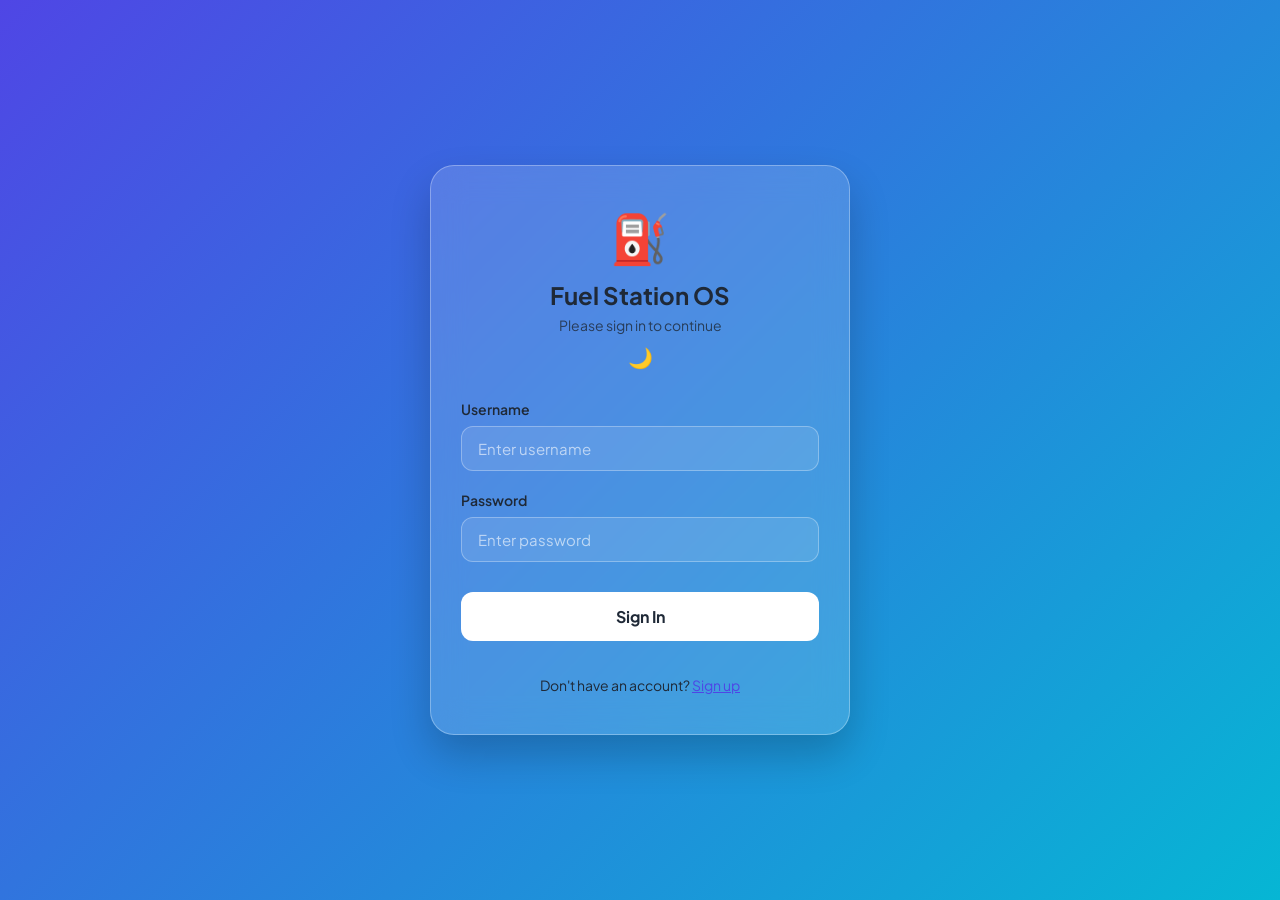
<file: login.html>
<!DOCTYPE html>
<html lang="en" data-theme="light">
<head>
    <meta charset="UTF-8">
    <meta name="viewport" content="width=device-width, initial-scale=1.0">
    <title>Login - FuelManager Pro</title>
    
    <!-- Google Fonts -->
    <link href="https://fonts.googleapis.com/css2?family=Plus+Jakarta+Sans:wght@400;500;600;700&display=swap" rel="stylesheet">
    
    <!-- CSS Files -->
    <link rel="stylesheet" href="css/app.css">
    <link rel="stylesheet" href="css/auth.css">
</head>
<body class="login-body">

    <!-- JavaScript မှ Login Screen ကို ဤ Body ထဲသို့ အလိုအလျောက် ထည့်သွင်းပေးပါမည် -->

    <!-- Auth Logic & Redirect -->
    <script type="module">
        import { renderLoginScreen } from './js/auth.js';
        
        renderLoginScreen(() => {
            console.log("Login Successful! Redirecting to index.html...");
            // Login အောင်မြင်ပါက index.html သို့ တိုက်ရိုက်သွားမည်
            window.location.href = 'index.html'; 
        });
    </script>

</body>
</html>
</file>
<file: css/app.css>
/* css/app.css */

/* === CSS Variables (Design Tokens) === */
:root {
    --primary: #4f46e5;
    --primary-hover: #4338ca;
    --bg-body: linear-gradient(135deg, #e0e7ff 0%, #f3e8ff 100%);
    --text-main: #1f2937;
    --text-muted: #6b7280;
    
    /* Glassmorphism Variables */
    --glass-bg: rgba(255, 255, 255, 0.6);
    --glass-border: rgba(255, 255, 255, 0.3);
    --glass-shadow: 0 8px 32px 0 rgba(31, 38, 135, 0.1);
    
    --input-bg: rgba(255, 255, 255, 0.8);
    --input-border: #1f2937;
    --error-bg: #fee2e2;
    --error-text: #dc2626;
}

/* Dark Mode Variables */
[data-theme="dark"] {
    --primary: #6366f1;
    --primary-hover: #818cf8;
    --bg-body: linear-gradient(135deg, #0f172a 0%, #1e1b4b 100%);
    --text-main: #f3f4f6;
    --text-muted: #9ca3af;
    
    --glass-bg: rgba(17, 24, 39, 0.7);
    --glass-border: rgba(255, 255, 255, 0.08);
    --glass-shadow: 0 8px 32px 0 rgba(0, 0, 0, 0.4);
    
    --input-bg: rgba(31, 41, 55, 0.8);
    --input-border: #4b5563;
    --error-bg: rgba(220, 38, 38, 0.2);
    --error-text: #fca5a5;
}

/* === Reset & Base === */
* {
    margin: 0;
    padding: 0;
    box-sizing: border-box;
    font-family: 'Plus Jakarta Sans', system-ui, sans-serif;
    color: var(--text-main);
}

body.login-body {
    min-height: 100vh;
    display: flex;
    align-items: center;
    justify-content: center;
    background: var(--bg-body);
    color: var(--text-main);
    transition: background 0.3s ease, color 0.3s ease;
}

/* === Theme Toggle Button === */
.theme-btn {
    position: absolute;
    top: 20px;
    right: 20px;
    background: var(--glass-bg);
    border: 1px solid var(--glass-border);
    border-radius: 50%;
    width: 45px;
    height: 45px;
    font-size: 20px;
    cursor: pointer;
    -webkit-backdrop-filter: blur(10px);
    backdrop-filter: blur(10px);
    box-shadow: var(--glass-shadow);
    transition: transform 0.2s;
}
.theme-btn:hover { transform: scale(1.1); }

/* === Glassmorphism Panel === */
.glass-panel {
    background: var(--glass-bg);
    -webkit-backdrop-filter: blur(16px);
    backdrop-filter: blur(16px);
    border: 1px solid var(--glass-border);
    border-radius: 20px;
    box-shadow: var(--glass-shadow);
}

/* === Login Card Styles === */
.login-wrapper {
    width: 100%;
    max-width: 420px;
    padding: 20px;
}
.login-card {
    padding: 40px 30px;
}
.login-header {
    text-align: center;
    margin-bottom: 30px;
}
.logo-circle {
    font-size: 40px;
    margin-bottom: 15px;
}
.login-header h2 {
    font-size: 24px;
    font-weight: 700;
    margin-bottom: 8px;
}
.login-header p {
    color: var(--text-muted);
    font-size: 14px;
}

/* Forms & Inputs */
.input-group {
    margin-bottom: 20px;
}
.input-group label {
    display: block;
    margin-bottom: 8px;
    font-size: 14px;
    font-weight: 500;
}
.input-group input {
    width: 100%;
    padding: 12px 15px;
    border-radius: 10px;
    border: 1px solid var(--input-border);
    background: var(--input-bg);
    color: var(--text-main);
    font-size: 15px;
    outline: none;
    transition: all 0.3s ease;
}
.input-group input:focus {
    border-color: var(--primary);
    box-shadow: 0 0 0 3px rgba(79, 70, 229, 0.2);
}

/* Actions (Remember me & Forgot pass) */
.form-actions {
    display: flex;
    justify-content: space-between;
    align-items: center;
    margin-bottom: 24px;
    font-size: 13.5px;
}
.remember-me {
    display: flex;
    align-items: center;
    gap: 8px;
    cursor: pointer;
    color: var(--text-muted);
}
.forgot-password {
    color: var(--primary);
    text-decoration: none;
    font-weight: 500;
}
.forgot-password:hover { text-decoration: underline; }

/* Buttons */
.btn-primary {
    width: 100%;
    padding: 14px;
    border-radius: 10px;
    border: none;
    background: var(--primary);
    color: white;
    font-size: 16px;
    font-weight: 600;
    cursor: pointer;
    display: flex;
    justify-content: center;
    align-items: center;
    transition: background 0.3s, transform 0.1s;
}
.btn-primary:hover { background: var(--primary-hover); }
.btn-primary:active { transform: scale(0.98); }
.btn-primary:disabled { opacity: 0.7; cursor: not-allowed; }

/* Loader Animation */
.loader {
    width: 20px;
    height: 20px;
    border: 3px solid rgba(255, 255, 255, 0.3);
    border-top-color: white;
    border-radius: 50%;
    animation: spin 1s infinite linear;
}
@keyframes spin { 100% { transform: rotate(360deg); } }

/* Error Message */
.error-toast {
    background: var(--error-bg);
    color: var(--error-text);
    padding: 10px;
    border-radius: 8px;
    text-align: center;
    font-size: 14px;
    margin-bottom: 20px;
    border: 1px solid rgba(220, 38, 38, 0.3);
}

/* === User Profile & Circle Avatar === */
.user-profile {
    display: flex;
    align-items: center;
    gap: 8px;
    background: var(--glass-bg);
    border: 1px solid var(--glass-border);
    padding: 4px 12px 4px 4px;
    border-radius: 30px;
    -webkit-backdrop-filter: blur(10px);
    backdrop-filter: blur(10px);
}

/* စာလုံး အဝိုင်းပုံစံ (Circle Avatar) */
.avatar-circle {
    width: 35px;
    height: 35px;
    background-color: var(--primary); /* App ရဲ့ Theme အရောင်အတိုင်း ပေါ်မည် */
    color: #ffffff;
    border-radius: 50%;               /* အဝိုင်းပုံစံ ပြုလုပ်ခြင်း */
    display: flex;
    align-items: center;
    justify-content: center;
    font-weight: 700;
    font-size: 14px;
    text-transform: uppercase;
}

#user-name {
    font-weight: 600;
    color: var(--text-main);
    font-size: 14px;
}

/* Sidebar Logo */
.sidebar-logo-img {
    height: 100px;
    width: auto;
    object-fit: contain;
}

/* Hidden Voucher Card Container */
#voucher-card-container {
    position: fixed;
    left: 0;
    top: 0;
    opacity: 0;
    pointer-events: none;
    z-index: -9999;
}

#voucher-card {
    width: 360px;
    padding: 24px;
    background: #ffffff;
    border: 1.5px solid #e2e8f0;
    border-radius: 16px;
    font-family: 'Pyidaungsu', 'Noto Sans Myanmar', sans-serif;
    color: #1e293b;
    box-shadow: 0 10px 25px -5px rgba(0, 0, 0, 0.05);
}

.vc-header {
    text-align: center;
    border-bottom: 2px dashed #e2e8f0;
    padding-bottom: 14px;
    margin-bottom: 16px;
}

.vc-logo-box {
    display: flex;
    justify-content: center;
    align-items: center;
    margin-bottom: 8px;
}

#vc-logo {
    height: 80px;
    width: auto;
    object-fit: contain;
}

.vc-title {
    margin: 0 0 4px 0;
    color: #1e40af;
    font-size: 18px;
    font-weight: 700;
    letter-spacing: -0.2px;
}

#vc-id {
    font-weight: 600;
    font-size: 12px;
    color: #64748b;
    background: #f1f5f9;
    padding: 2px 8px;
    border-radius: 12px;
    display: inline-block;
}

.vc-body {
    font-size: 13.5px;
    display: flex;
    flex-direction: column;
    gap: 10px;
}

.vc-row {
    display: flex;
    justify-content: space-between;
    align-items: center;
}

.vc-row-top {
    display: flex;
    justify-content: space-between;
    align-items: flex-start;
}

.vc-label {
    color: #475569;
    display: flex;
    align-items: center;
    gap: 6px;
    white-space: nowrap;
}

.vc-label-flex {
    color: #475569;
    display: flex;
    align-items: center;
    gap: 6px;
}

.vc-value {
    text-align: right;
    font-weight: 600;
    color: #0f172a;
    white-space: nowrap;
}

#vc-dept {
    text-align: right;
    max-width: 200px;
    font-weight: 500;
    overflow-wrap: anywhere;
    color: #0f172a;
}

.vc-itinerary-box {
    display: flex;
    flex-direction: column;
    gap: 4px;
    border-top: 1px dashed #f1f5f9;
    border-bottom: 1px dashed #f1f5f9;
    padding: 8px 0;
}

#vc-itineraries {
    text-align: left;
    overflow-wrap: anywhere;
    line-height: 1.7;
    font-weight: 500;
    color: #0f172a;
    margin-top: 2px;
}

#vc-liter {
    text-align: right;
    color: #2563eb;
    font-weight: 700;
    font-size: 15px;
    white-space: nowrap;
}

#vc-date {
    text-align: right;
    font-weight: 500;
    color: #64748b;
    white-space: nowrap;
}

#vc-photo-box {
    margin-top: 16px;
    text-align: center;
    display: none;
    border-top: 1px solid #f1f5f9;
    padding-top: 12px;
}

.vc-photo-title {
    font-size: 12px;
    font-weight: 600;
    margin-bottom: 8px;
    color: #64748b;
    display: flex;
    align-items: center;
    justify-content: center;
    gap: 4px;
}

#vc-img {
    width: 100%;
    max-height: 220px;
    border-radius: 10px;
    border: 1px solid #e2e8f0;
    object-fit: cover;
}
</file>
<file: css/auth.css>
/* css/auth.css */

.auth-wrapper {
    position: fixed;
    top: 0;
    left: 0;
    width: 100vw;
    height: 100vh;
    display: flex;
    align-items: center;
    justify-content: center;
    background: linear-gradient(135deg, #4f46e5 0%, #06b6d4 100%);
    z-index: 9999;
    padding: 20px;
}

.auth-card {
    width: 100%;
    max-width: 420px;
    padding: 40px 30px;
    border-radius: 24px;
    background: rgba(255, 255, 255, 0.15);
    backdrop-filter: blur(16px);
    -webkit-backdrop-filter: blur(16px);
    border: 1px solid rgba(255, 255, 255, 0.3);
    box-shadow: 0 20px 40px rgba(0, 0, 0, 0.2);
    color: white;
    animation: fadeIn 0.4s ease-in-out;
}

.auth-header {
    text-align: center;
    margin-bottom: 30px;
}

.auth-header .logo-icon {
    font-size: 48px;
    margin-bottom: 12px;
}

.auth-header h2 {
    font-size: 24px;
    font-weight: 700;
    margin-bottom: 6px;
}

.auth-header p {
    font-size: 14px;
    opacity: 0.8;
}

.auth-form {
    display: flex;
    flex-direction: column;
    gap: 20px;
}

.auth-group {
    display: flex;
    flex-direction: column;
    gap: 8px;
}

.auth-group label {
    font-size: 14px;
    font-weight: 600;
}

.auth-control {
    width: 100%;
    padding: 12px 16px;
    border-radius: 12px;
    border: 1px solid rgba(255, 255, 255, 0.3);
    background: rgba(255, 255, 255, 0.1);
    color: white;
    font-size: 15px;
    outline: none;
    transition: all 0.2s;
}

.auth-control::placeholder {
    color: rgba(255, 255, 255, 0.6);
}

.auth-control:focus {
    border-color: white;
    background: rgba(255, 255, 255, 0.2);
}

.btn-auth-submit {
    width: 100%;
    padding: 14px;
    border-radius: 12px;
    border: none;
    background: white;
    color: #4f46e5;
    font-size: 16px;
    font-weight: 700;
    cursor: pointer;
    transition: transform 0.1s, background 0.2s;
    margin-top: 10px;
}

.btn-auth-submit:hover {
    background: #f8fafc;
    transform: translateY(-1px);
}

.auth-error {
    background: rgba(239, 68, 68, 0.2);
    border: 1px solid rgba(239, 68, 68, 0.4);
    color: #ffcccc;
    padding: 10px;
    border-radius: 8px;
    font-size: 13px;
    text-align: center;
    display: none;
}
</file>
